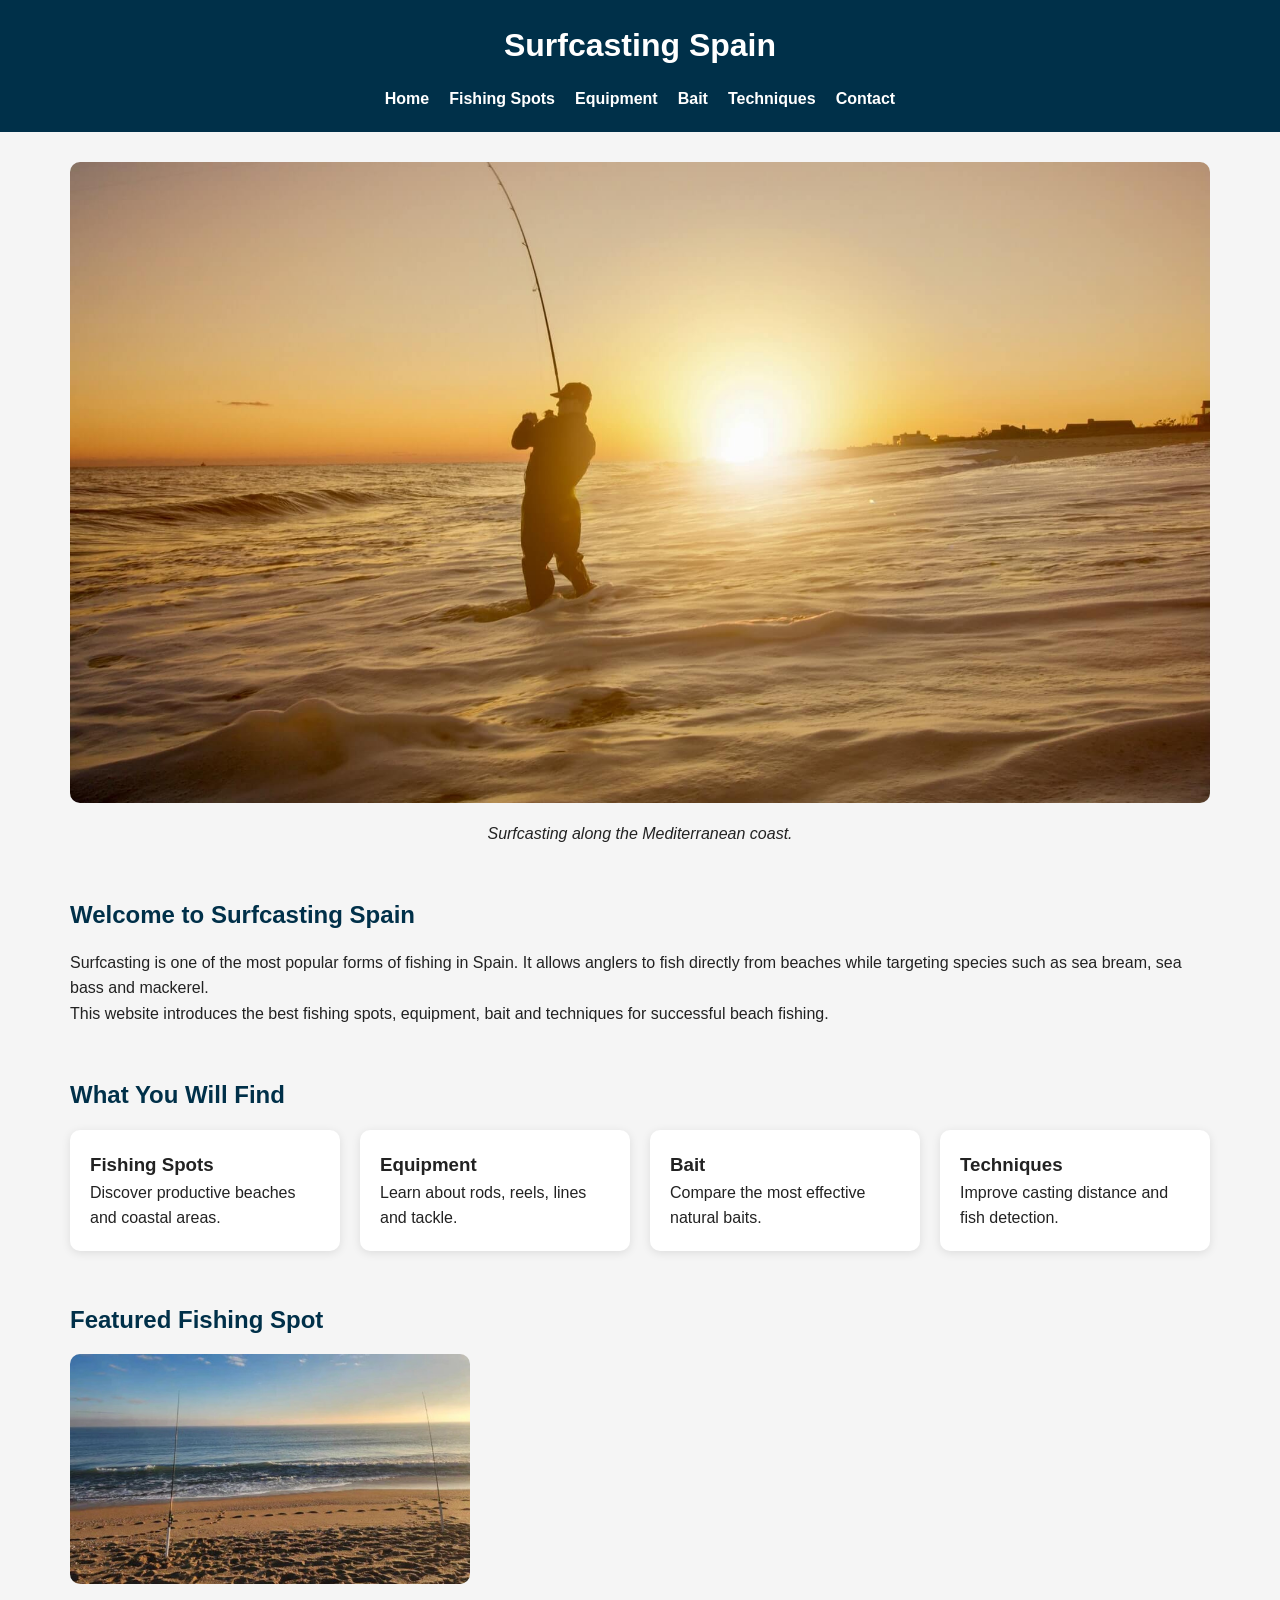
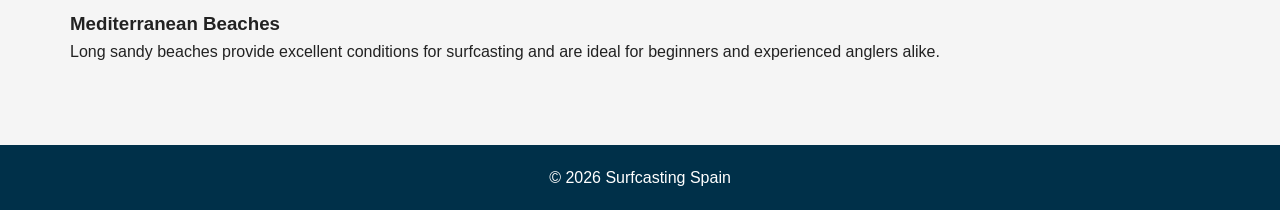
<file: index.html>
<!DOCTYPE html>
<html lang="en">

<head>
    <meta charset="UTF-8">
    <meta name="viewport" content="width=device-width, initial-scale=1.0">

    <title>Surfcasting Spain</title>

    <meta name="description"
        content="Surfcasting Spain offers fishing techniques, equipment guides and information about beach fishing in Spain.">

    <link rel="stylesheet" href="style.css">
</head>

<body>

    <header>
        <h1>Surfcasting Spain</h1>

        <nav>
            <ul>
                <li><a href="index.html">Home</a></li>
                <li><a href="spots.html">Fishing Spots</a></li>
                <li><a href="equipment.html">Equipment</a></li>
                <li><a href="bait.html">Bait</a></li>
                <li><a href="techniques.html">Techniques</a></li>
                <li><a href="contact.html">Contact</a></li>
            </ul>
        </nav>
    </header>

    <main>

        <section class="hero">

            <figure>
                <img src="images/hero.jpg"
                    alt="Angler surfcasting from a beach in Spain">

                <figcaption>
                    Surfcasting along the Mediterranean coast.
                </figcaption>
            </figure>

        </section>

        <section>

            <h2>Welcome to Surfcasting Spain</h2>

            <p>
                Surfcasting is one of the most popular forms of fishing in Spain.
                It allows anglers to fish directly from beaches while targeting
                species such as sea bream, sea bass and mackerel.
            </p>

            <p>
                This website introduces the best fishing spots, equipment,
                bait and techniques for successful beach fishing.
            </p>

        </section>

        <section>

            <h2>What You Will Find</h2>

            <div class="cards">

                <div class="card">
                    <h3>Fishing Spots</h3>
                    <p>Discover productive beaches and coastal areas.</p>
                </div>

                <div class="card">
                    <h3>Equipment</h3>
                    <p>Learn about rods, reels, lines and tackle.</p>
                </div>

                <div class="card">
                    <h3>Bait</h3>
                    <p>Compare the most effective natural baits.</p>
                </div>

                <div class="card">
                    <h3>Techniques</h3>
                    <p>Improve casting distance and fish detection.</p>
                </div>

            </div>

        </section>

        <section>

            <h2>Featured Fishing Spot</h2>

            <div class="featured">

                <img src="images/spot1.jpg"
                    alt="Fishing beach with calm water">

                <div>

                    <h3>Mediterranean Beaches</h3>

                    <p>
                        Long sandy beaches provide excellent conditions for
                        surfcasting and are ideal for beginners and experienced
                        anglers alike.
                    </p>

                </div>

            </div>

        </section>

    </main>

    <footer>
        <p>© 2026 Surfcasting Spain</p>
    </footer>

</body>

</html>
</file>
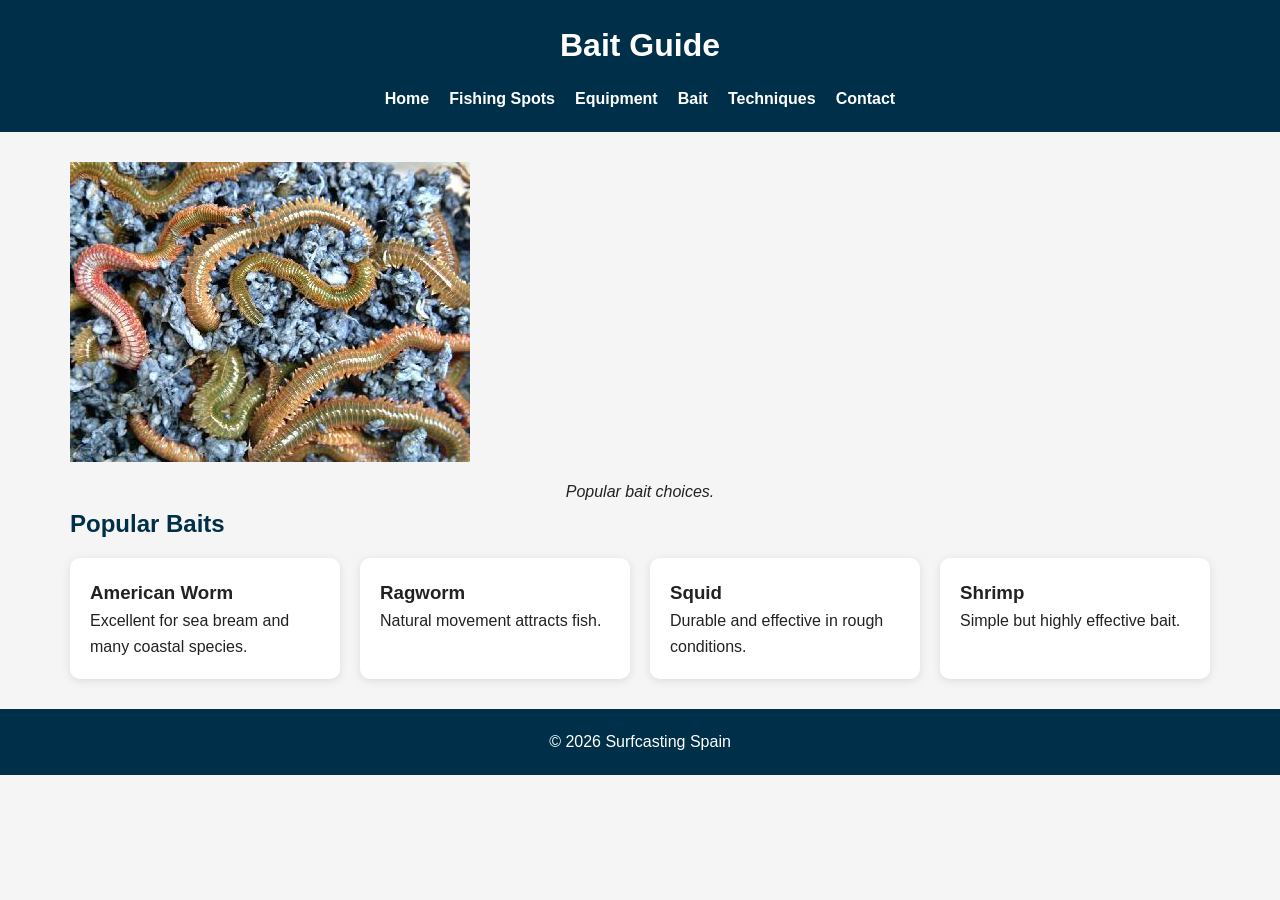
<file: bait.html>
<!DOCTYPE html>
<html lang="en">
<head>
<meta charset="UTF-8">
<meta name="viewport" content="width=device-width, initial-scale=1.0">
<title>Bait</title>
<link rel="stylesheet" href="style.css">
</head>

<body>

<header>
<h1>Bait Guide</h1>

<nav>
<ul>
<li><a href="index.html">Home</a></li>
<li><a href="spots.html">Fishing Spots</a></li>
<li><a href="equipment.html">Equipment</a></li>
<li><a href="bait.html">Bait</a></li>
<li><a href="techniques.html">Techniques</a></li>
<li><a href="contact.html">Contact</a></li>
</ul>
</nav>
</header>

<main>

<figure>
<img src="images/bait.jpg" alt="Fishing bait selection">
<figcaption>Popular bait choices.</figcaption>
</figure>

<h2>Popular Baits</h2>

<div class="cards">

<div class="card">
<h3>American Worm</h3>
<p>Excellent for sea bream and many coastal species.</p>
</div>

<div class="card">
<h3>Ragworm</h3>
<p>Natural movement attracts fish.</p>
</div>

<div class="card">
<h3>Squid</h3>
<p>Durable and effective in rough conditions.</p>
</div>

<div class="card">
<h3>Shrimp</h3>
<p>Simple but highly effective bait.</p>
</div>

</div>

</main>

<footer>
<p>© 2026 Surfcasting Spain</p>
</footer>

</body>
</html>
</file>
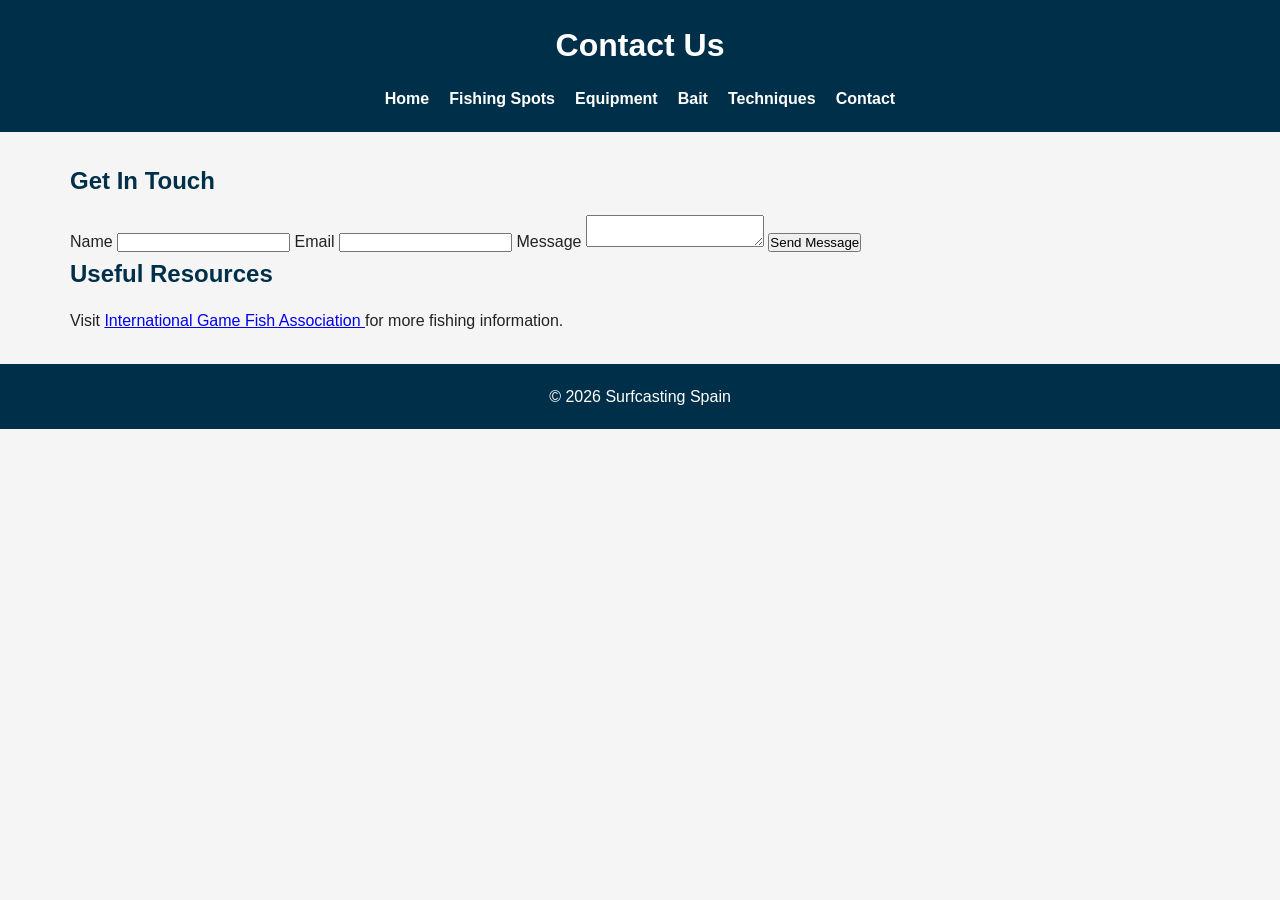
<file: contact.html>
<!DOCTYPE html>
<html lang="en">
<head>
<meta charset="UTF-8">
<meta name="viewport" content="width=device-width, initial-scale=1.0">
<title>Contact</title>
<link rel="stylesheet" href="style.css">
</head>

<body>

<header>
<h1>Contact Us</h1>

<nav>
<ul>
<li><a href="index.html">Home</a></li>
<li><a href="spots.html">Fishing Spots</a></li>
<li><a href="equipment.html">Equipment</a></li>
<li><a href="bait.html">Bait</a></li>
<li><a href="techniques.html">Techniques</a></li>
<li><a href="contact.html">Contact</a></li>
</ul>
</nav>
</header>

<main>

<h2>Get In Touch</h2>

<form>

<label for="name">Name</label>
<input type="text" id="name" name="name">

<label for="email">Email</label>
<input type="email" id="email" name="email">

<label for="message">Message</label>
<textarea id="message" name="message"></textarea>

<button type="submit">Send Message</button>

</form>

<h2>Useful Resources</h2>

<p>
Visit
<a href="https://www.igfa.org" target="_blank">
International Game Fish Association
</a>
for more fishing information.
</p>

</main>

<footer>
<p>© 2026 Surfcasting Spain</p>
</footer>

</body>
</html>
</file>
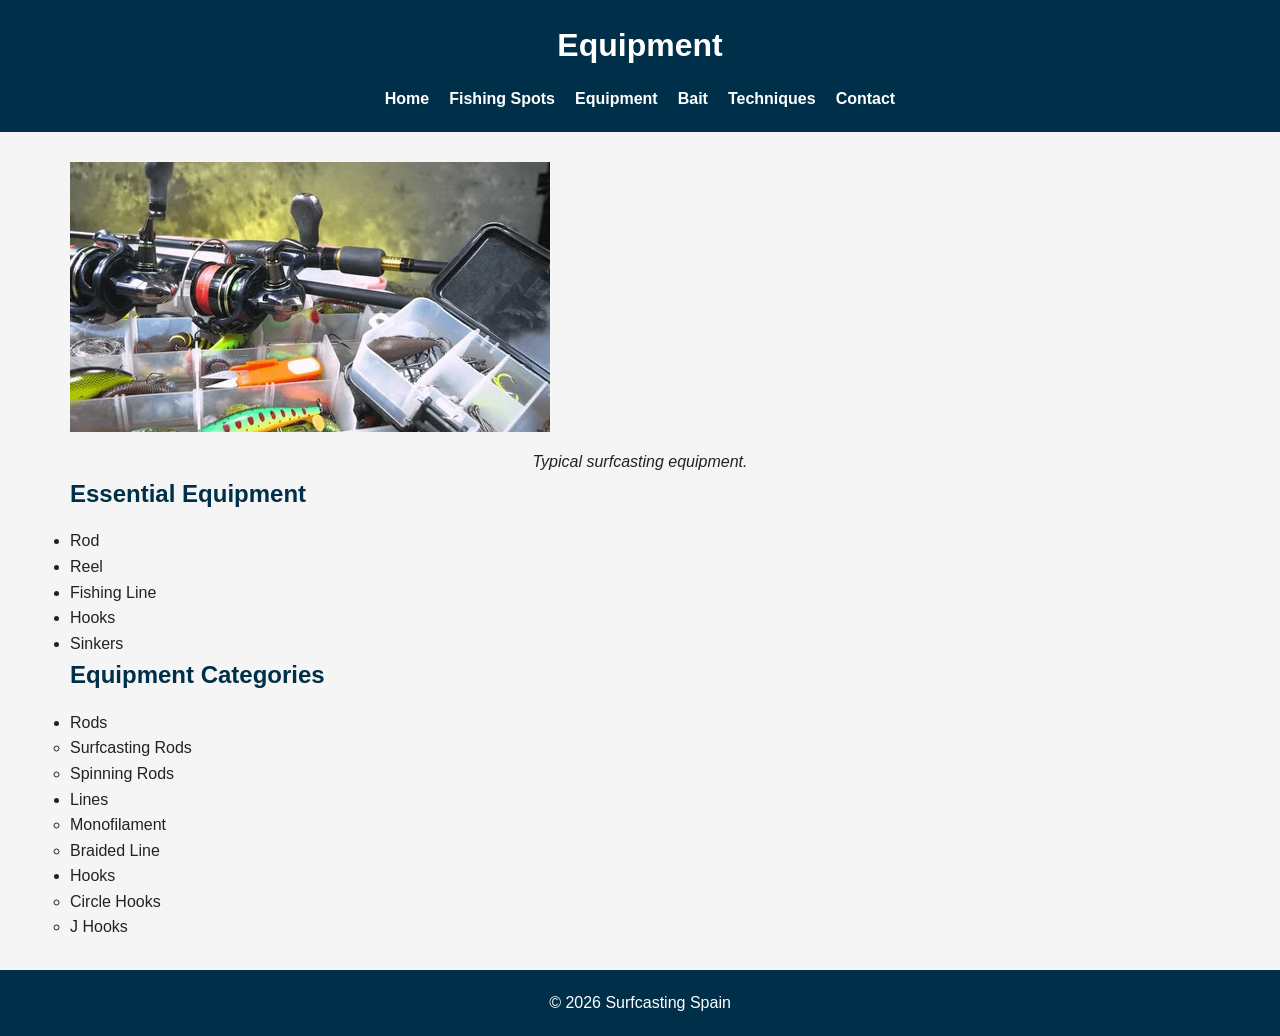
<file: equipment.html>
<!DOCTYPE html>
<html lang="en">
<head>
<meta charset="UTF-8">
<meta name="viewport" content="width=device-width, initial-scale=1.0">
<title>Equipment</title>
<link rel="stylesheet" href="style.css">
</head>

<body>

<header>
<h1>Equipment</h1>

<nav>
<ul>
<li><a href="index.html">Home</a></li>
<li><a href="spots.html">Fishing Spots</a></li>
<li><a href="equipment.html">Equipment</a></li>
<li><a href="bait.html">Bait</a></li>
<li><a href="techniques.html">Techniques</a></li>
<li><a href="contact.html">Contact</a></li>
</ul>
</nav>
</header>

<main>

<figure>
<img src="images/equipment.jpg" alt="Surfcasting fishing equipment">
<figcaption>Typical surfcasting equipment.</figcaption>
</figure>

<h2>Essential Equipment</h2>

<ul>
<li>Rod</li>
<li>Reel</li>
<li>Fishing Line</li>
<li>Hooks</li>
<li>Sinkers</li>
</ul>

<h2>Equipment Categories</h2>

<ul>
<li>Rods
    <ul>
        <li>Surfcasting Rods</li>
        <li>Spinning Rods</li>
    </ul>
</li>

<li>Lines
    <ul>
        <li>Monofilament</li>
        <li>Braided Line</li>
    </ul>
</li>

<li>Hooks
    <ul>
        <li>Circle Hooks</li>
        <li>J Hooks</li>
    </ul>
</li>
</ul>

</main>

<footer>
<p>© 2026 Surfcasting Spain</p>
</footer>

</body>
</html>
</file>
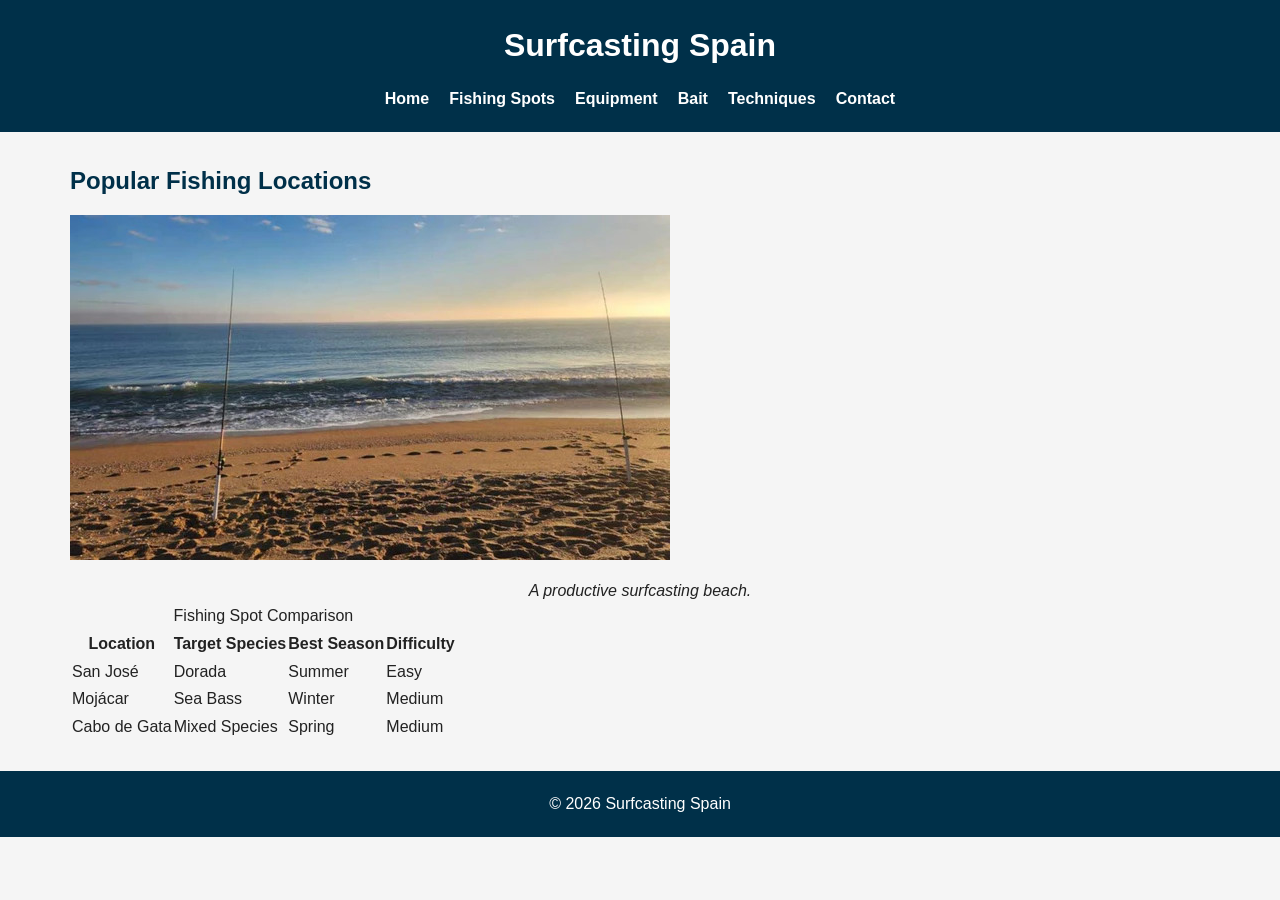
<file: spots.html>
<!DOCTYPE html>
<html lang="en">
<head>
    <meta charset="UTF-8">
    <meta name="viewport" content="width=device-width, initial-scale=1.0">
    <title>Fishing Spots</title>
    <link rel="stylesheet" href="style.css">
</head>

<body>

<header>
    <h1>Surfcasting Spain</h1>

    <nav>
        <ul>
            <li><a href="index.html">Home</a></li>
            <li><a href="spots.html">Fishing Spots</a></li>
            <li><a href="equipment.html">Equipment</a></li>
            <li><a href="bait.html">Bait</a></li>
            <li><a href="techniques.html">Techniques</a></li>
            <li><a href="contact.html">Contact</a></li>
        </ul>
    </nav>
</header>

<main>

<h2>Popular Fishing Locations</h2>

<figure>
    <img src="images/spot1.jpg" alt="Spanish beach fishing location">
    <figcaption>A productive surfcasting beach.</figcaption>
</figure>

<table>
    <caption>Fishing Spot Comparison</caption>

    <tr>
        <th>Location</th>
        <th>Target Species</th>
        <th>Best Season</th>
        <th>Difficulty</th>
    </tr>

    <tr>
        <td>San José</td>
        <td>Dorada</td>
        <td>Summer</td>
        <td>Easy</td>
    </tr>

    <tr>
        <td>Mojácar</td>
        <td>Sea Bass</td>
        <td>Winter</td>
        <td>Medium</td>
    </tr>

    <tr>
        <td>Cabo de Gata</td>
        <td>Mixed Species</td>
        <td>Spring</td>
        <td>Medium</td>
    </tr>
</table>

</main>

<footer>
    <p>© 2026 Surfcasting Spain</p>
</footer>

</body>
</html>
</file>
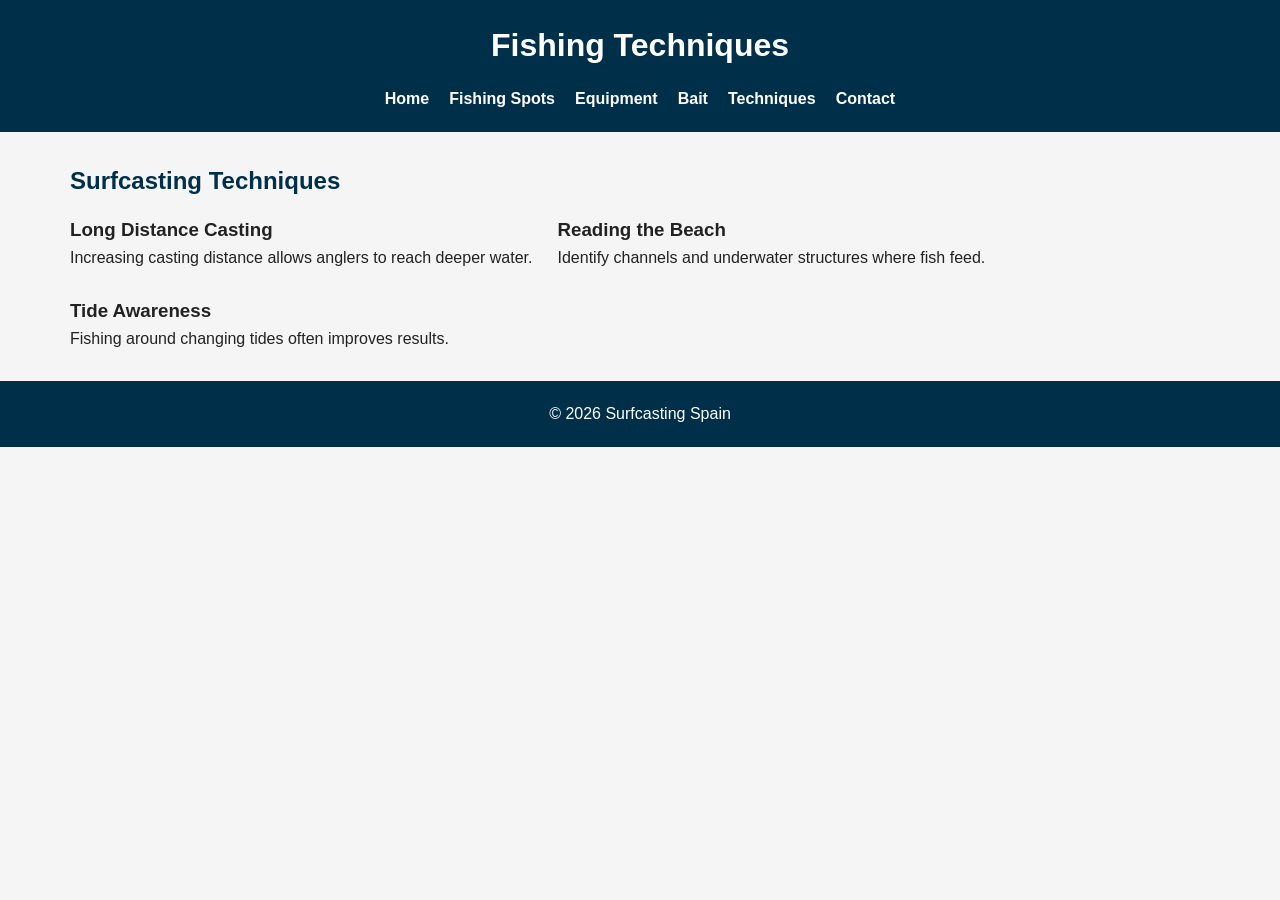
<file: techniques.html>
<!DOCTYPE html>
<html lang="en">
<head>
<meta charset="UTF-8">
<meta name="viewport" content="width=device-width, initial-scale=1.0">
<title>Techniques</title>
<link rel="stylesheet" href="style.css">
</head>

<body>

<header>
<h1>Fishing Techniques</h1>

<nav>
<ul>
<li><a href="index.html">Home</a></li>
<li><a href="spots.html">Fishing Spots</a></li>
<li><a href="equipment.html">Equipment</a></li>
<li><a href="bait.html">Bait</a></li>
<li><a href="techniques.html">Techniques</a></li>
<li><a href="contact.html">Contact</a></li>
</ul>
</nav>
</header>

<main>

<h2>Surfcasting Techniques</h2>

<div class="featured">

<div>
<h3>Long Distance Casting</h3>
<p>Increasing casting distance allows anglers to reach deeper water.</p>
</div>

<div>
<h3>Reading the Beach</h3>
<p>Identify channels and underwater structures where fish feed.</p>
</div>

<div>
<h3>Tide Awareness</h3>
<p>Fishing around changing tides often improves results.</p>
</div>

</div>

</main>

<footer>
<p>© 2026 Surfcasting Spain</p>
</footer>

</body>
</html>
</file>
<file: style.css>
*{
    margin:0;
    padding:0;
    box-sizing:border-box;
}

body{
    font-family:Arial, Helvetica, sans-serif;
    line-height:1.6;
    background:#f5f5f5;
    color:#222;
}

header{
    background:#003049;
    color:white;
    padding:20px;
}

header h1{
    text-align:center;
    margin-bottom:15px;
}

nav ul{
    list-style:none;
    display:flex;
    justify-content:center;
    flex-wrap:wrap;
    gap:20px;
}

nav a{
    color:white;
    text-decoration:none;
    font-weight:bold;
}

nav a:hover{
    color:#fcbf49;
}

main{
    max-width:1200px;
    margin:auto;
    padding:30px;
}

section{
    margin-bottom:50px;
}

.hero img{
    width:100%;
    border-radius:10px;
}

figcaption{
    text-align:center;
    margin-top:10px;
    font-style:italic;
}

h2{
    margin-bottom:15px;
    color:#003049;
}

.cards{
    display:grid;
    grid-template-columns:repeat(auto-fit,minmax(220px,1fr));
    gap:20px;
}

.card{
    background:white;
    padding:20px;
    border-radius:10px;
    box-shadow:0 2px 10px rgba(0,0,0,0.1);
}

.featured{
    display:flex;
    gap:25px;
    align-items:center;
    flex-wrap:wrap;
}

.featured img{
    width:400px;
    max-width:100%;
    border-radius:10px;
}

video{
    width:100%;
    max-width:800px;
    display:block;
    margin:auto;
}

footer{
    background:#003049;
    color:white;
    text-align:center;
    padding:20px;
}
</file>
